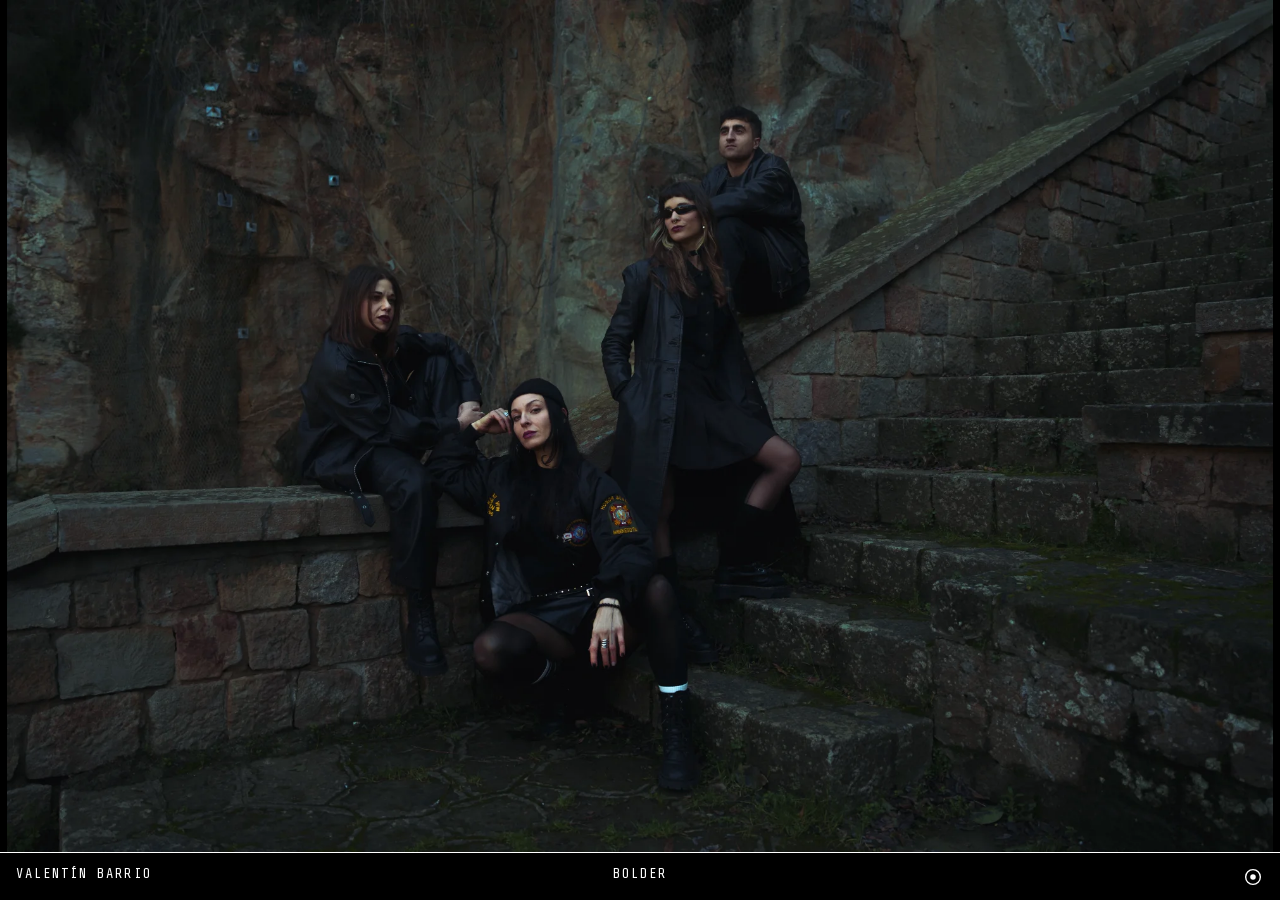
<file: index.html>
<!DOCTYPE html>
<html lang="es">
<head>
  <meta charset="UTF-8">
  <script>
    // Dynamic base for SPA routing: /valentin/ on GitHub Pages, / on local dev
    (function() {
      var b = document.createElement('base');
      b.href = location.pathname.indexOf('/valentin') === 0 ? '/valentin/' : '/';
      document.head.appendChild(b);
    })();
  </script>
  <meta name="viewport" content="width=device-width, initial-scale=1.0">
  <title>valentin barrio</title>
  <meta name="description" content="valentin barrio — photography portfolio">
  <meta name="theme-color" content="#000">
  <meta name="apple-mobile-web-app-capable" content="yes">
  <meta name="apple-mobile-web-app-status-bar-style" content="black">
  <link rel="stylesheet" href="./css/style.css">
</head>
<body>

  <!-- Viewer -->
  <div id="viewer">
    <div id="strip"></div>
  </div>

  <!-- Footer -->
  <footer id="footer">
    <!-- Home mode -->
    <div id="footer-home">
      <div class="footer__left" id="footer-about">valentín<span class="about-surname"> barrio</span></div>
      <div class="footer__center" id="footer-project-name"></div>
      <div class="footer__right" id="footer-switch"><svg class="switch-icon" viewBox="0 0 24 24"><circle cx="12" cy="12" r="8"/><circle cx="12" cy="12" r="3" fill="#fff" stroke="none"/></svg></div>
    </div>
    <!-- Project mode -->
    <div id="footer-project">
      <div class="footer__marquee">
        <div class="footer__marquee-inner" id="marquee-text"></div>
      </div>
      <div class="footer__arrow" id="btn-back"><svg viewBox="0 0 12 18"><polygon points="12,0 0,9 12,18"/></svg></div>
      <div class="footer__arrow" id="btn-next"><svg viewBox="0 0 12 18"><polygon points="0,0 12,9 0,18"/></svg></div>
    </div>
    <!-- Lengüeta: project browser menu -->
    <div id="lengueta" class="lengueta">
      <div class="lengueta__content" id="lengueta-content"></div>
    </div>
  </footer>

  <!-- 8x8 Grid Transition overlay -->
  <div id="grid-transition"></div>

  <script src="./js/utils.js"></script>
  <script src="./js/footer.js"></script>
  <script src="./js/audio-player.js"></script>
  <script src="./js/home.js"></script>
  <script src="./js/project.js"></script>
  <script src="./js/transitions.js"></script>
  <script src="./js/app.js"></script>
</body>
</html>
</file>
<file: css/style.css>
/* ============================================
   VALENTIN BARRIO — Portfolio
   ============================================ */

@font-face {
  font-family: 'Share Tech Mono';
  src: url('../fonts/ShareTechMono-Regular.woff2') format('woff2');
  font-weight: 400;
  font-style: normal;
  font-display: swap;
}

/* --- Reset & Base --- */

*, *::before, *::after {
  margin: 0;
  padding: 0;
  box-sizing: border-box;
}

html, body {
  width: 100%;
  height: 100%;
  overflow: hidden;
  background: #000;
  color: #fff;
  font-family: 'Share Tech Mono', monospace;
  -webkit-font-smoothing: antialiased;
  user-select: none;
  -webkit-user-select: none;
}

/* --- CSS Variables --- */

:root {
  --footer-h: 48px;
  --transition-speed: 0.8s;
}

/* --- Viewer (everything above footer) --- */

#viewer {
  position: fixed;
  top: 0;
  left: 0;
  right: 0;
  bottom: var(--footer-h);
  overflow: hidden;
}

/* --- Strip: horizontal scroll container --- */

#strip {
  display: flex;
  height: 100%;
  transition: none;
}

.slide {
  position: relative;
  flex: 0 0 100%;
  width: 100%;
  height: 100%;
  overflow: hidden;
  display: flex;
  align-items: center;
  justify-content: center;
}

.slide img {
  position: absolute;
  top: 50%;
  left: 50%;
  transform: translate(-50%, -50%);
  display: block;
}

/* Text slide */
.slide--text {
  display: flex;
  align-items: center;
  justify-content: center;
  padding: 2rem;
}

.slide--text p {
  font-size: 1rem;
  line-height: 1.6;
  max-width: 600px;
  text-align: center;
}

/* Audio slide */
.slide--audio {
  display: flex;
  align-items: center;
  justify-content: center;
}

/* Ficha tecnica slide (end of project) */
.slide--ficha {
  display: flex;
  align-items: center;
  justify-content: center;
  padding: 2rem;
}

.ficha-content {
  text-align: center;
  max-width: 500px;
}

.ficha-content p {
  margin-bottom: 0.8rem;
  font-size: 0.85rem;
  line-height: 1.6;
}

.ficha-content p:last-child {
  margin-bottom: 0;
}

.ficha-desc {
  margin-bottom: 1.5rem !important;
  font-size: 1rem !important;
  line-height: 1.6;
}

.ficha-label {
  opacity: 0.5;
  text-transform: uppercase;
  letter-spacing: 0.1em;
  font-size: 0.65rem;
  margin-right: 0.5rem;
}

.ficha-content a {
  color: #fff;
  text-decoration: underline;
  text-underline-offset: 2px;
}

.ficha-content a:hover {
  opacity: 0.6;
}

/* Ficha navigation buttons */
.ficha-nav {
  position: absolute;
  bottom: 1rem;
  left: 1rem;
  right: 1rem;
  display: flex;
  justify-content: space-between;
  font-size: 0.75rem;
  text-transform: uppercase;
  letter-spacing: 0.12em;
}

.ficha-nav__btn {
  cursor: pointer;
  opacity: 0.5;
  transition: opacity 0.2s;
}

.ficha-nav__btn:hover {
  opacity: 1;
}

/* --- Mobile overrides --- */

@media (max-width: 768px) {
  .about-surname {
    display: none;
  }
}

/* --- Footer --- */

#footer {
  position: fixed;
  bottom: 0;
  left: 0;
  right: 0;
  height: var(--footer-h);
  border-top: 1px solid #fff;
  display: flex;
  align-items: center;
  z-index: 60;
  background: #000;
  font-size: 0.85rem;
  text-transform: uppercase;
  letter-spacing: 0.15em;
}

/* Home footer */
.footer__left,
.footer__right {
  flex: 0 0 auto;
  padding: 0 1rem;
  white-space: nowrap;
}

.footer__center {
  position: absolute;
  left: 50%;
  transform: translateX(-50%);
  text-align: center;
  overflow: hidden;
  white-space: nowrap;
  max-width: calc(100% - 300px);
}

/* Project footer — marquee full-width, arrows underneath via blend mode */
#footer-project {
  position: relative;
  align-items: center;
}

.footer__arrow {
  display: none;
}

.footer__arrow svg {
  width: 12px;
  height: 18px;
  fill: #fff;
  stroke: none;
}

.footer__arrow:hover {
  opacity: 0.6;
}

#btn-back { left: 0; }
#btn-next { right: 0; }

/* Marquee container — full width, text underneath arrows */
.footer__marquee {
  width: 100%;
  overflow: hidden;
  position: relative;
  transition: opacity 0.25s ease;
}

.footer__marquee-inner {
  display: inline-flex;
  white-space: nowrap;
  animation: marquee 60s linear infinite;
  color: #fff;
}

.footer__marquee-inner span {
  padding: 0 2.5rem;
}

@keyframes marquee {
  from { transform: translateX(0); }
  to { transform: translateX(-50%); }
}

/* Footer modes — crossfade transition */
#footer-home {
  display: flex; width: 100%; position: absolute; left: 0; right: 0;
  justify-content: space-between;
  opacity: 1;
  transition: opacity var(--transition-speed) ease;
}
#footer-project {
  display: flex; width: 100%; overflow: hidden;
  position: absolute; left: 0; right: 0;
  opacity: 0;
  transition: opacity var(--transition-speed) ease;
  pointer-events: none;
}

.view-project #footer-home { opacity: 0; pointer-events: none; }
.view-project #footer-project { opacity: 1; pointer-events: auto; }

/* Footer interactive elements */
.footer__left, .footer__right { cursor: pointer; }
.footer__left:hover, .footer__right:hover { opacity: 0.6; }
.footer__center { cursor: pointer; transition: opacity 0.25s ease; }
.footer__center:hover { opacity: 0.6; }

/* Mode switch icon */
.switch-icon {
  width: 22px;
  height: 22px;
  stroke: #fff;
  stroke-width: 1.5;
  fill: none;
  stroke-linecap: round;
  stroke-linejoin: round;
  vertical-align: middle;
}

/* Close button (✕) when lengüeta is open */
.footer__close {
  font-size: 1.1rem;
  line-height: 1;
}

/* --- Lengüeta (project browser menu) --- */

.lengueta {
  position: absolute;
  bottom: 100%;
  left: 50%;
  transform: translateX(-50%) translateY(100%);
  background: #000;
  border: 1px solid #fff;
  border-bottom: none;
  padding: 1rem 1.5rem;
  min-width: 200px;
  z-index: 55;
  font-size: 0.8rem;
  text-transform: uppercase;
  letter-spacing: 0.12em;
  opacity: 0;
  transition: transform 0.45s cubic-bezier(0.4, 0, 0.2, 1), opacity 0.4s ease;
  pointer-events: none;
}

/* Cover the footer border where lengüeta meets it */
.lengueta::after {
  content: '';
  position: absolute;
  bottom: -1px;
  left: 0;
  right: 0;
  height: 1px;
  background: #000;
}

.lengueta--open {
  transform: translateX(-50%) translateY(0);
  opacity: 1;
  pointer-events: auto;
}

.lengueta__content {
  display: flex;
  flex-direction: column;
  align-items: center;
  gap: 0;
  max-height: 60vh;
  overflow-y: auto;
  text-align: center;
}

.lengueta__item {
  padding: 0.2rem 0;
  cursor: pointer;
  opacity: 0.5;
  transition: opacity 0.2s;
  white-space: nowrap;
  width: 100%;
  text-align: center;
}

.lengueta__item:hover {
  opacity: 1;
}

.lengueta__item--active {
  opacity: 1;
}

/* Type headers in menu — bigger and more spaced */
.lengueta__type-header {
  font-weight: bold;
  font-size: 1rem;
  opacity: 0.4;
  padding: 1.3rem 0 0.25rem;
  cursor: pointer;
  letter-spacing: 0.15em;
}

.lengueta__type-header:first-child {
  padding-top: 0.2rem;
}

.lengueta__type-header:hover {
  opacity: 1;
}

.lengueta__type-header.lengueta__item--active {
  opacity: 1;
}

/* Project group — tight spacing */
.lengueta__group {
  display: flex;
  flex-direction: column;
  align-items: center;
  gap: 0;
  width: 100%;
}

/* Project names under types */
.lengueta__project {
  font-size: 0.75rem;
  padding: 0.15rem 0;
}

/* Navigation items */
.lengueta__nav {
  padding: 1.2rem 0 0.3rem;
  cursor: pointer;
  opacity: 0.7;
  text-align: center;
  width: 100%;
}

.lengueta__nav:hover {
  opacity: 1;
}

/* Make marquee clickable in project mode */
.view-project .footer__marquee {
  cursor: pointer;
}

/* Footer menu bar — replaces marquee when menu is open in project */
.footer__menu-bar {
  display: flex;
  justify-content: space-between;
  align-items: center;
  width: 100%;
  padding: 0 1rem;
  height: 100%;
}

.footer__menu-bar .footer__close {
  font-size: 1.1rem;
  cursor: pointer;
}

.footer__menu-nav {
  cursor: pointer;
  opacity: 0.7;
  transition: opacity 0.2s;
  font-size: 0.8rem;
  text-transform: uppercase;
  letter-spacing: 0.12em;
}

.footer__menu-nav:hover {
  opacity: 1;
}

/* --- 8x8 Grid Transition --- */

#grid-transition {
  position: fixed;
  top: 0;
  left: 0;
  right: 0;
  bottom: var(--footer-h);
  display: grid;
  grid-template: repeat(8, 1fr) / repeat(8, 1fr);
  z-index: 30;
  pointer-events: none;
  opacity: 0;
  visibility: hidden;
}

#grid-transition.active {
  opacity: 1;
  visibility: visible;
  pointer-events: all;
}

.grid-cell {
  background: #000;
  background-repeat: no-repeat;
  opacity: 0;
  transition: opacity 150ms ease;
}

/* --- Audio Player --- */

.audio-player {
  display: flex;
  align-items: center;
  gap: 1rem;
  padding: 0 2rem;
  max-width: 400px;
}

.audio-player__btn {
  width: 32px;
  height: 32px;
  border: 1px solid #fff;
  background: none;
  cursor: pointer;
  display: flex;
  align-items: center;
  justify-content: center;
  flex-shrink: 0;
}

.audio-player__btn:hover {
  background: #fff;
}

.audio-player__btn:hover .audio-player__icon {
  border-left-color: #000;
}

/* Play triangle */
.audio-player__icon--play {
  width: 0;
  height: 0;
  border-top: 6px solid transparent;
  border-bottom: 6px solid transparent;
  border-left: 10px solid #fff;
  margin-left: 2px;
}

/* Pause bars */
.audio-player__icon--pause {
  display: flex;
  gap: 3px;
}

.audio-player__icon--pause span {
  width: 3px;
  height: 12px;
  background: #fff;
}

.audio-player__progress {
  flex: 1;
  height: 1px;
  background: rgba(255, 255, 255, 0.3);
  position: relative;
  cursor: pointer;
}

.audio-player__progress-fill {
  position: absolute;
  top: 0;
  left: 0;
  height: 100%;
  background: #fff;
  width: 0%;
}

.audio-player__time {
  font-size: 0.7rem;
  opacity: 0.7;
  flex-shrink: 0;
}

/* --- Utility --- */

/* Cursor */
body { cursor: crosshair; }
.footer__arrow, .audio-player__btn, .footer__right { cursor: pointer; }
</file>
